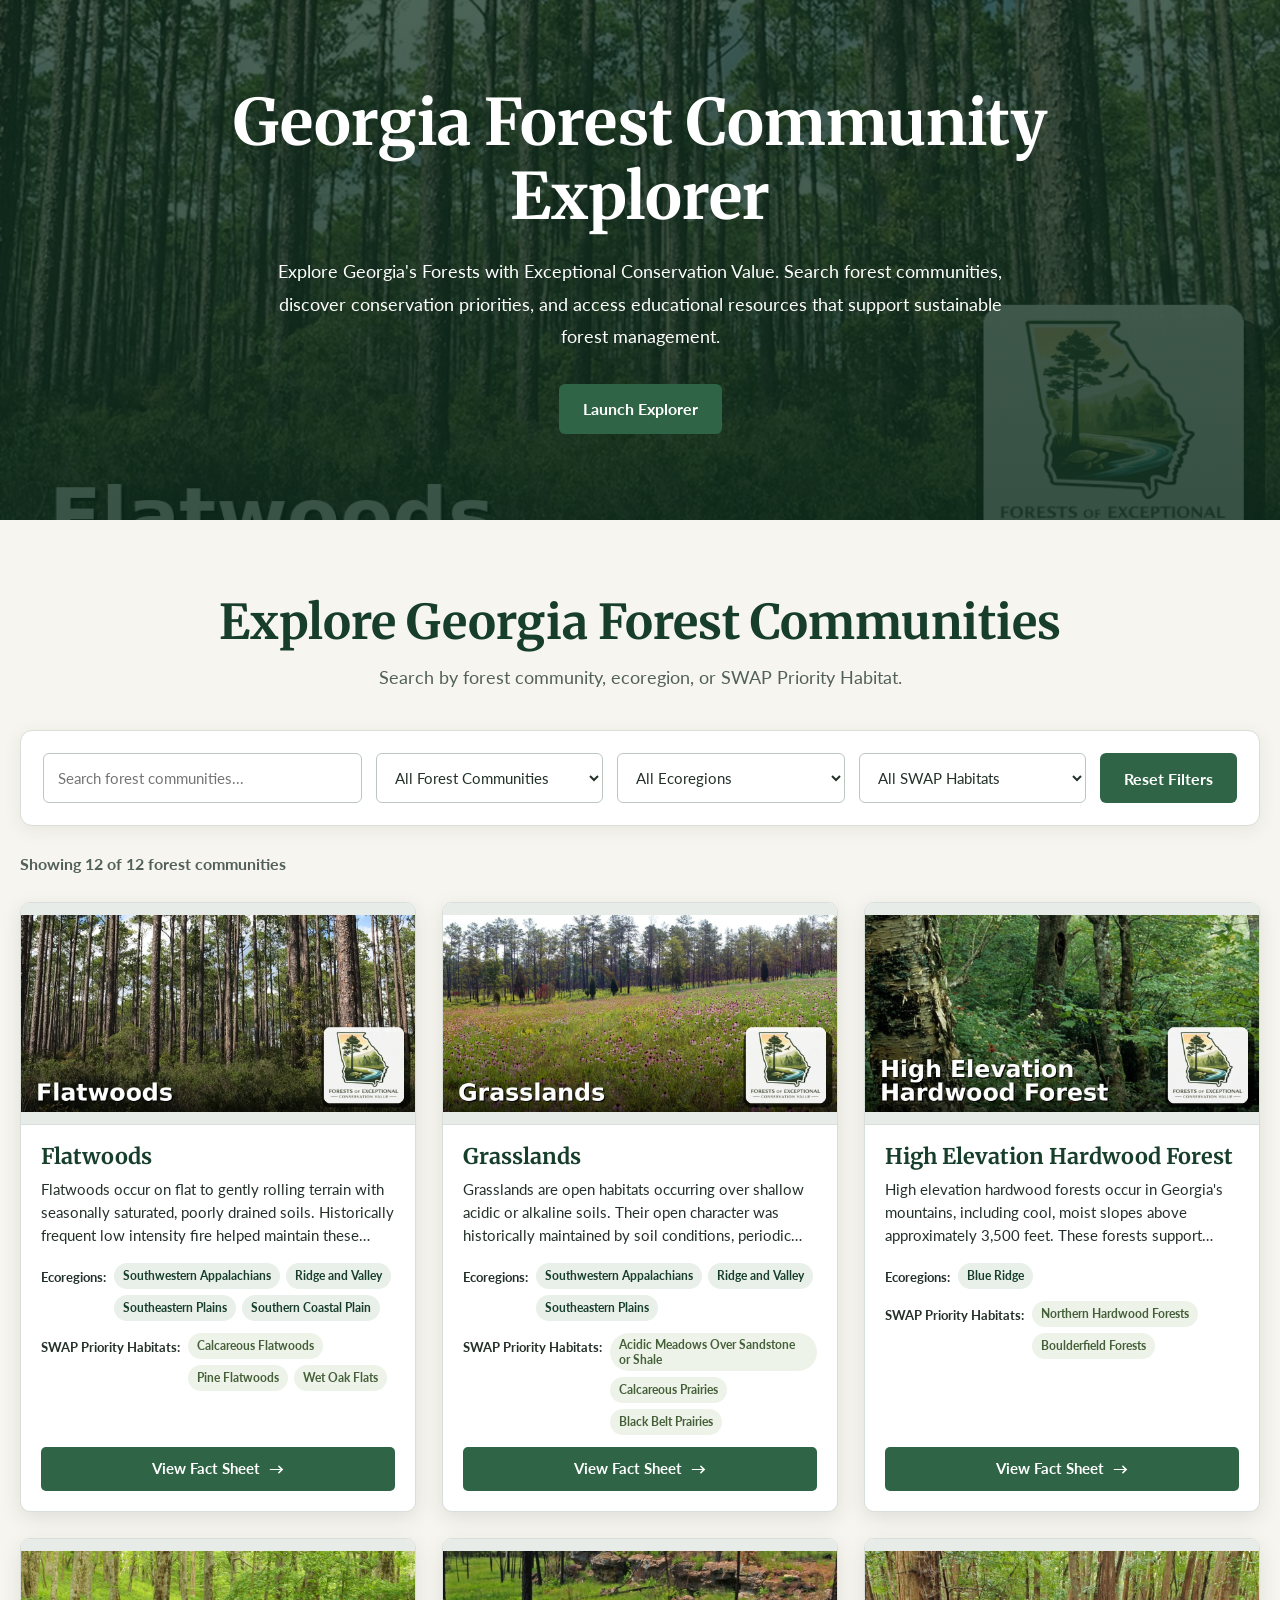
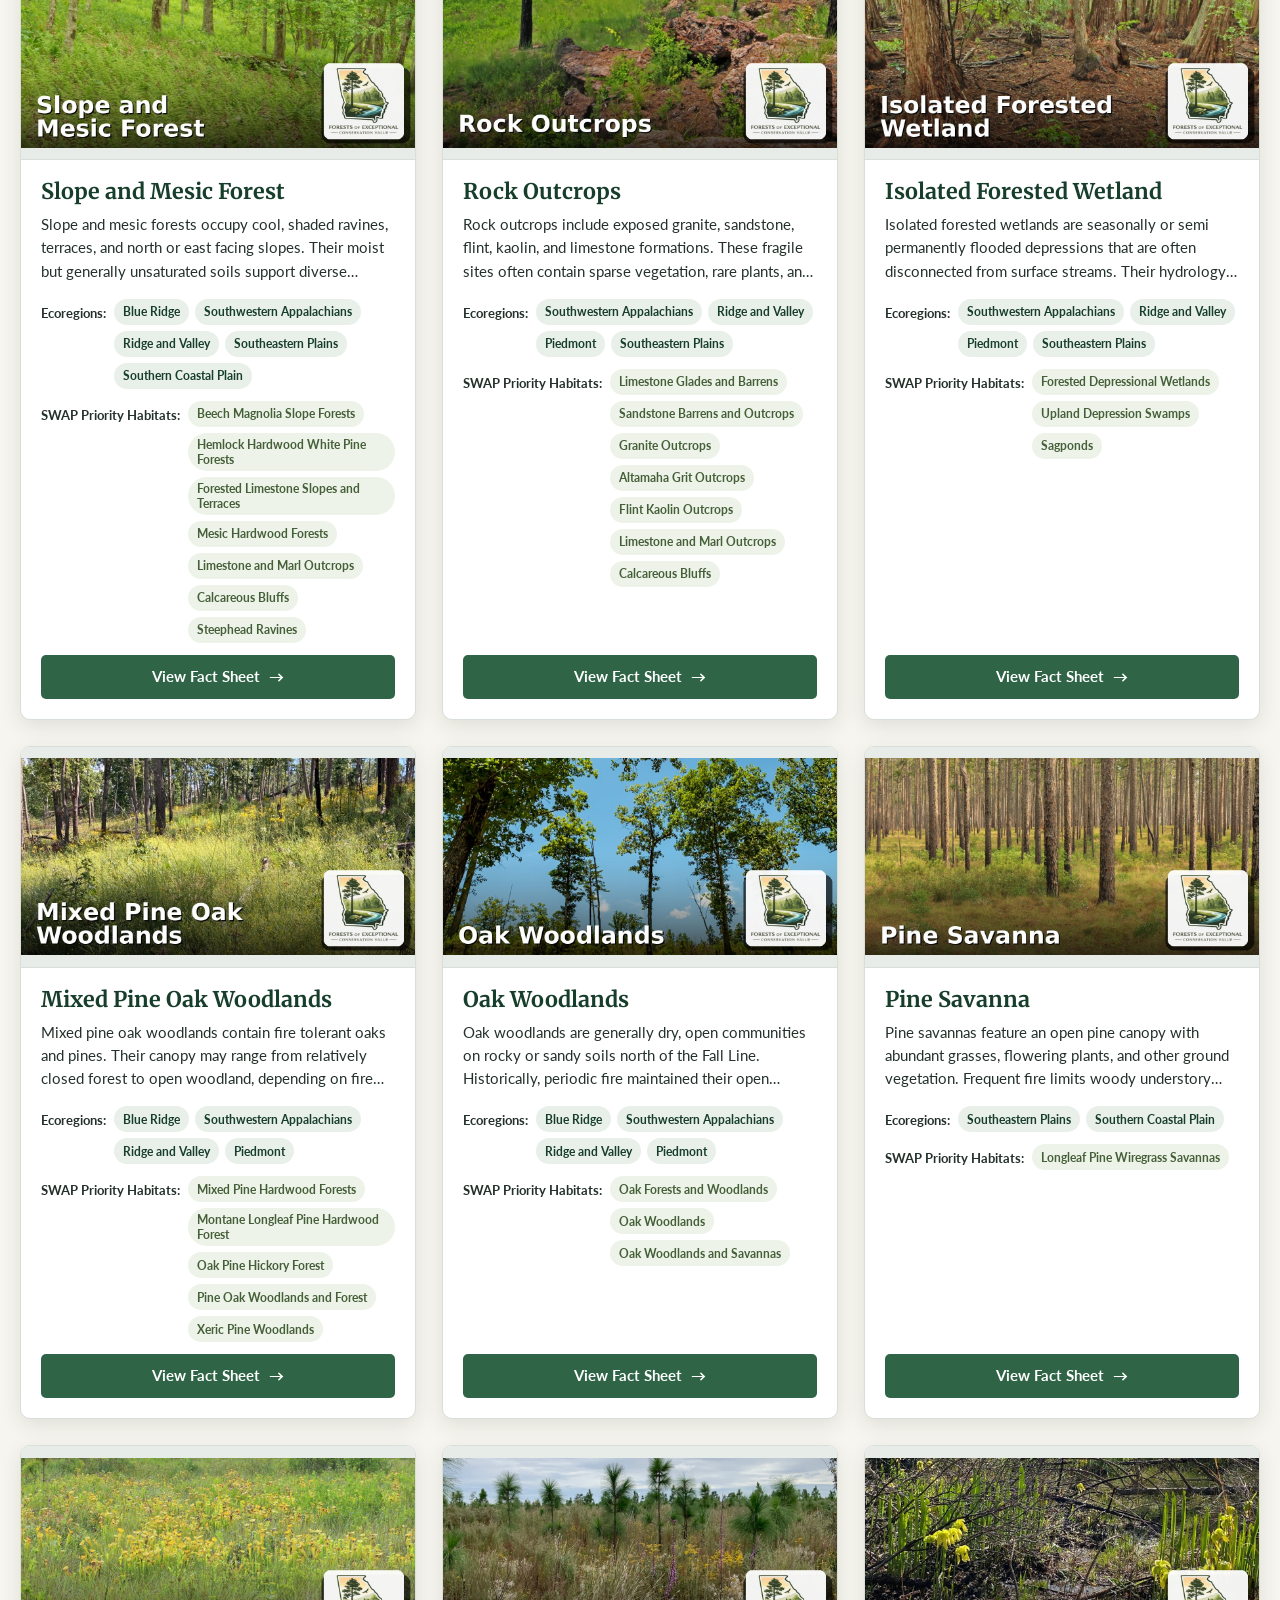
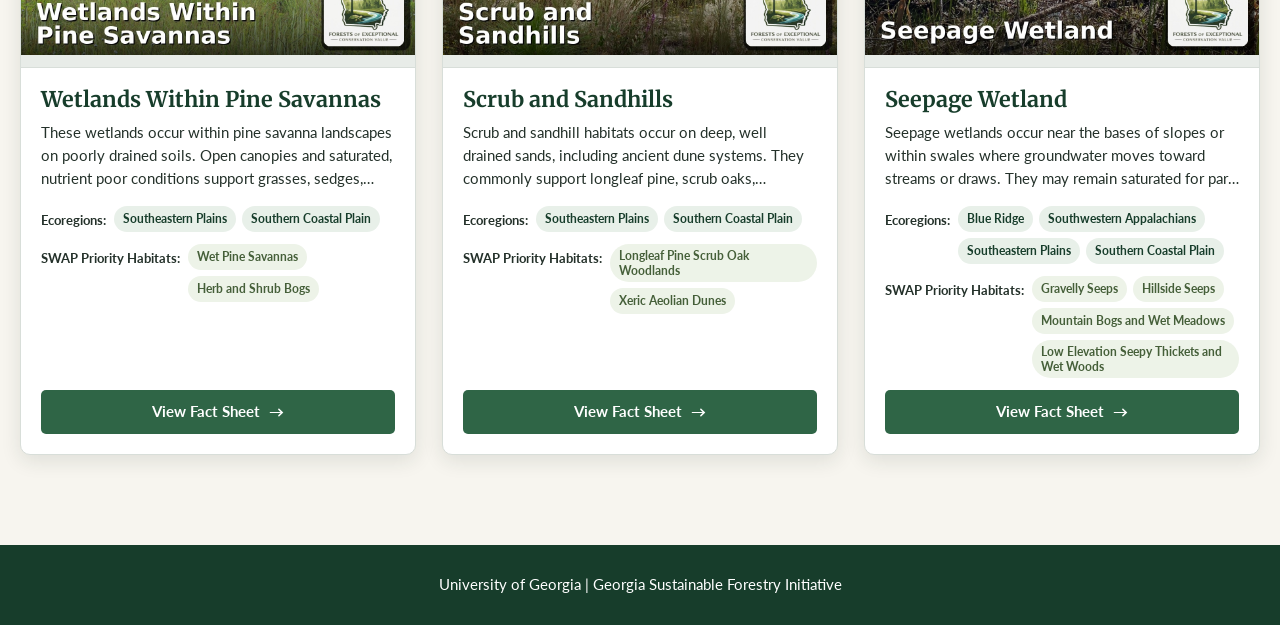
<file: index.html>
<!DOCTYPE html>
<html lang="en">

<head>

<meta charset="UTF-8">
<meta name="viewport" content="width=device-width, initial-scale=1.0">

<title>Georgia Forest Community Explorer</title>

<link rel="stylesheet" href="style.css">

<link href="https://fonts.googleapis.com/css2?family=Lato:wght@300;400;700&family=Merriweather:wght@700&display=swap" rel="stylesheet">

</head>


<body>


<header class="hero">

    <div class="hero-content">

        <h1>
            Georgia Forest Community Explorer
        </h1>


        <p>
            Explore Georgia's Forests with Exceptional Conservation Value.
            Search forest communities, discover conservation priorities,
            and access educational resources that support sustainable forest management.
        </p>


        <a href="#explorer" class="button">
            Launch Explorer
        </a>


    </div>

</header>



<section id="explorer">


    <h2>
        Explore Georgia Forest Communities
    </h2>


    <p class="intro">
        Search by forest community, ecoregion, or SWAP Priority Habitat.
    </p>



    <div class="search-panel">


        <input
            type="text"
            id="searchBox"
            placeholder="Search forest communities..."
        >



        <select id="communityFilter">

            <option value="all">
                All Forest Communities
            </option>

        </select>




        <select id="regionFilter">


            <option value="all">
                All Ecoregions
            </option>


            <option>
                Blue Ridge
            </option>


            <option>
                Ridge and Valley
            </option>


            <option>
                Southwestern Appalachians
            </option>


            <option>
                Piedmont
            </option>


            <option>
                Southeastern Plains
            </option>


            <option>
                Southern Coastal Plain
            </option>


        </select>




        <select id="habitatFilter">


            <option value="all">
                All SWAP Habitats
            </option>


        </select>




        <button
            id="resetButton"
            class="button"
        >

            Reset Filters

        </button>



    </div>





    <p id="resultCount" class="result-count"></p>




    <div id="results">

    </div>




</section>





<footer>

    University of Georgia |
    Georgia Sustainable Forestry Initiative

</footer>





<script src="script.js"></script>


</body>

</html>
</file>
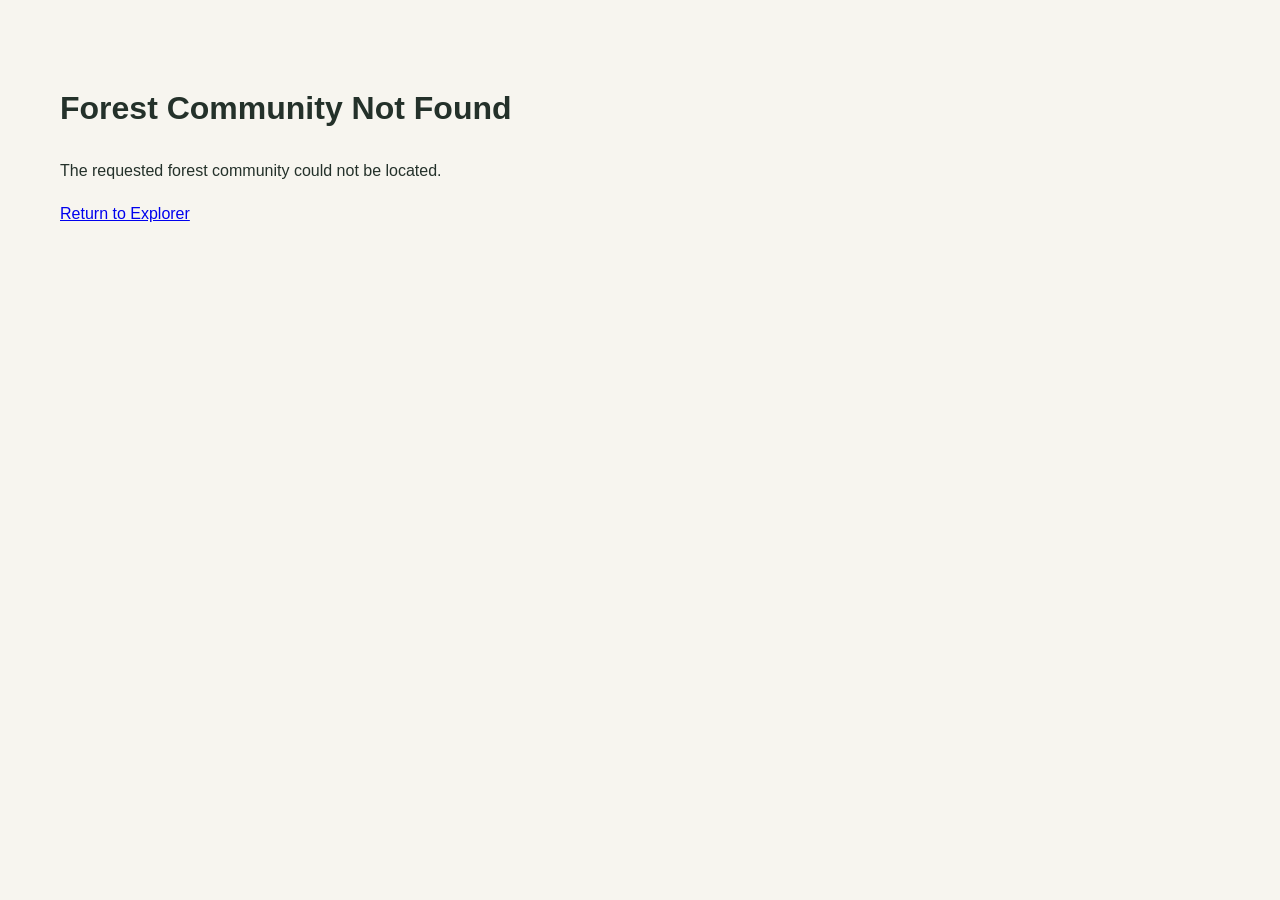
<file: community.html>
<!DOCTYPE html>
<html lang="en">

<head>

<meta charset="UTF-8">
<meta name="viewport" content="width=device-width, initial-scale=1.0">

<title>Forest Community</title>

<link rel="stylesheet" href="community.css">

<link href="https://fonts.googleapis.com/css2?family=Lato:wght@300;400;700&family=Merriweather:wght@700&display=swap" rel="stylesheet">

</head>

<body>

<header class="hero">

    <div class="hero-overlay">

        <a href="index.html" class="back-link">
            ← Back to Explorer
        </a>

        <h1 id="communityName">
            Loading...
        </h1>

        <p id="communitySubtitle"></p>

    </div>

</header>



<main class="container">

    <section class="section">

        <h2>Forest Community Overview</h2>

        <p id="communityDescription"></p>

    </section>



    <section class="section">

        <h2>Ecoregions</h2>

        <div id="ecoregions" class="tag-list"></div>

    </section>



    <section class="section">

        <h2>SWAP Priority Habitats</h2>

        <div id="habitats" class="tag-list"></div>

    </section>



    <section class="section">

        <h2>Priority Species</h2>

        <div id="species" class="tag-list"></div>

    </section>



    <section class="section">

        <h2>Forestry Considerations</h2>

        <ul id="managementList"></ul>

    </section>



    <section class="section">

        <h2>Threats</h2>

        <ul id="threatList"></ul>

    </section>



    <section class="section">

        <a
            id="factSheetButton"
            class="download-button"
            target="_blank"
        >
            Download FECV Fact Sheet (PDF)
        </a>

    </section>

</main>



<footer>

    University of Georgia |
    Georgia Sustainable Forestry Initiative

</footer>

<script src="community.js"></script>

</body>

</html>
</file>
<file: style.css>
:root {
    --forest-dark: #173d2b;
    --forest-medium: #2f6546;
    --forest-light: #e8f0e9;
    --habitat-light: #edf3e8;
    --habitat-text: #455f39;
    --cream: #f7f5ef;
    --white: #ffffff;
    --text-dark: #24312a;
    --text-medium: #526158;
    --border: #d8ded9;
    --shadow: 0 6px 20px rgba(25, 48, 35, 0.11);
    --shadow-hover: 0 12px 28px rgba(25, 48, 35, 0.17);
}

* {
    box-sizing: border-box;
}

html {
    scroll-behavior: smooth;
}

body {
    margin: 0;
    background-color: var(--cream);
    color: var(--text-dark);
    font-family: "Lato", Arial, sans-serif;
    line-height: 1.6;
}

.hero {
    min-height: 520px;
    display: flex;
    align-items: center;
    justify-content: center;
    padding: 80px 24px;
    position: relative;
    overflow: hidden;
    background:
        linear-gradient(
            rgba(14, 45, 30, 0.74),
            rgba(14, 45, 30, 0.82)
        ),
        url("assets/heroes/flatwoods.jpg")
        center center / cover no-repeat;
}

.hero-content {
    width: 100%;
    max-width: 900px;
    text-align: center;
    color: var(--white);
}

.hero h1 {
    margin: 0 0 22px;
    font-family: "Merriweather", Georgia, serif;
    font-size: clamp(2.4rem, 5vw, 4.5rem);
    line-height: 1.15;
}

.hero p {
    max-width: 760px;
    margin: 0 auto 32px;
    font-size: 1.15rem;
    line-height: 1.75;
}

.button {
    display: inline-flex;
    align-items: center;
    justify-content: center;
    min-height: 48px;
    padding: 12px 24px;
    border: 0;
    border-radius: 6px;
    background-color: var(--forest-medium);
    color: var(--white);
    font-family: inherit;
    font-size: 1rem;
    font-weight: 700;
    text-decoration: none;
    cursor: pointer;
    transition:
        background-color 0.2s ease,
        transform 0.2s ease,
        box-shadow 0.2s ease;
}

.button:hover,
.button:focus {
    background-color: var(--forest-dark);
    transform: translateY(-2px);
    box-shadow: 0 6px 16px rgba(20, 52, 36, 0.24);
}

#explorer {
    width: min(1240px, calc(100% - 40px));
    margin: 0 auto;
    padding: 72px 0 90px;
}

#explorer h2 {
    margin: 0 0 12px;
    text-align: center;
    color: var(--forest-dark);
    font-family: "Merriweather", Georgia, serif;
    font-size: clamp(2rem, 4vw, 3rem);
    line-height: 1.25;
}

.intro {
    max-width: 680px;
    margin: 0 auto 38px;
    text-align: center;
    color: var(--text-medium);
    font-size: 1.1rem;
}

.search-panel {
    display: grid;
    grid-template-columns:
        minmax(220px, 1.4fr)
        repeat(3, minmax(170px, 1fr))
        auto;
    gap: 14px;
    align-items: stretch;
    margin-bottom: 26px;
    padding: 22px;
    border: 1px solid var(--border);
    border-radius: 12px;
    background-color: var(--white);
    box-shadow: 0 4px 18px rgba(29, 54, 39, 0.08);
}

.search-panel input,
.search-panel select {
    width: 100%;
    min-height: 50px;
    padding: 11px 14px;
    border: 1px solid #bcc8bf;
    border-radius: 6px;
    background-color: var(--white);
    color: var(--text-dark);
    font-family: inherit;
    font-size: 0.96rem;
}

.search-panel input:focus,
.search-panel select:focus {
    outline: 3px solid rgba(47, 101, 70, 0.18);
    border-color: var(--forest-medium);
}

.search-panel #resetButton {
    white-space: nowrap;
}

.result-count {
    min-height: 26px;
    margin: 0 0 24px;
    color: var(--text-medium);
    font-size: 0.98rem;
    font-weight: 700;
}

#results {
    display: grid;
    grid-template-columns: repeat(3, minmax(0, 1fr));
    gap: 26px;
}

.card {
    display: flex;
    flex-direction: column;
    min-width: 0;
    overflow: hidden;
    border: 1px solid var(--border);
    border-radius: 10px;
    background-color: var(--white);
    box-shadow: var(--shadow);
    transition:
        transform 0.25s ease,
        box-shadow 0.25s ease;
}

.card:hover {
    transform: translateY(-5px);
    box-shadow: var(--shadow-hover);
}

/*
The entire source image is shown instead of being cropped.
This keeps the FECV logo visible in the lower-right corner.
*/

.card-image-wrapper {
    width: 100%;
    aspect-ratio: 16 / 9;
    overflow: hidden;
    background-color: #e8ece8;
    border-bottom: 1px solid var(--border);
}

.card-image {
    width: 100%;
    height: 100%;
    display: block;
    object-fit: contain;
    object-position: center;
}

/*
The title is now below the image.
There is no title overlay on the photograph.
*/

.card-content {
    display: flex;
    flex: 1;
    flex-direction: column;
    padding: 18px 20px 20px;
}

.card-title {
    position: static;
    margin: 0 0 8px;
    color: var(--forest-dark);
    font-family: "Merriweather", Georgia, serif;
    font-size: 1.35rem;
    line-height: 1.25;
    text-shadow: none;
}

.card-description {
    display: -webkit-box;
    margin: 0 0 16px;
    overflow: hidden;
    color: var(--text-dark);
    font-size: 0.96rem;
    line-height: 1.5;
    -webkit-box-orient: vertical;
    -webkit-line-clamp: 3;
}

.card-section {
    display: flex;
    align-items: flex-start;
    gap: 8px;
    margin-bottom: 12px;
}

.card-section-title {
    flex: 0 0 auto;
    margin: 4px 0 0;
    color: var(--text-dark);
    font-size: 0.82rem;
    font-weight: 700;
    letter-spacing: 0;
    text-transform: none;
}

.tag-list {
    display: flex;
    flex-wrap: wrap;
    gap: 6px;
}

.tag {
    display: inline-flex;
    align-items: center;
    min-height: 26px;
    padding: 4px 9px;
    border-radius: 999px;
    font-size: 0.75rem;
    font-weight: 700;
    line-height: 1.25;
}

.region-tag {
    background-color: var(--forest-light);
    color: var(--forest-dark);
}

.habitat-tag {
    background-color: var(--habitat-light);
    color: var(--habitat-text);
}

.card-button {
    display: flex;
    align-items: center;
    justify-content: center;
    gap: 9px;
    width: 100%;
    min-height: 44px;
    margin-top: auto;
    padding: 10px 16px;
    border-radius: 5px;
    background-color: var(--forest-medium);
    color: var(--white);
    font-size: 0.92rem;
    font-weight: 700;
    text-align: center;
    text-decoration: none;
    transition:
        background-color 0.2s ease,
        transform 0.2s ease;
}

.card-button:hover,
.card-button:focus {
    background-color: var(--forest-dark);
    transform: translateY(-1px);
}

.card-button-disabled {
    background-color: #748078;
    cursor: default;
}

.no-results {
    grid-column: 1 / -1;
    margin: 10px 0;
    padding: 36px 24px;
    border: 1px solid var(--border);
    border-radius: 10px;
    background-color: var(--white);
    color: var(--text-medium);
    text-align: center;
    font-size: 1.05rem;
}

footer {
    padding: 28px 20px;
    background-color: var(--forest-dark);
    color: var(--white);
    text-align: center;
    font-size: 0.92rem;
}

@media (max-width: 1100px) {
    .search-panel {
        grid-template-columns: repeat(2, minmax(0, 1fr));
    }

    .search-panel #resetButton {
        width: 100%;
    }

    #results {
        grid-template-columns: repeat(2, minmax(0, 1fr));
    }
}

@media (max-width: 700px) {
    .hero {
        min-height: 470px;
        padding: 64px 20px;
    }

    .hero p {
        font-size: 1.02rem;
    }

    #explorer {
        width: min(100% - 28px, 1240px);
        padding: 54px 0 70px;
    }

    .search-panel {
        grid-template-columns: 1fr;
        padding: 18px;
    }

    #results {
        grid-template-columns: 1fr;
        gap: 22px;
    }

    .card-section {
        display: block;
    }

    .card-section-title {
        display: block;
        margin: 0 0 7px;
    }
}

@media (prefers-reduced-motion: reduce) {
    html {
        scroll-behavior: auto;
    }

    *,
    *::before,
    *::after {
        transition: none !important;
    }
}
</file>
<file: community.css>
:root {
    --forest-dark: #173d2b;
    --forest-medium: #2f6546;
    --forest-light: #e7f1ea;
    --cream: #f7f5ef;
    --white: #ffffff;
    --text-dark: #24312a;
    --text-medium: #5b675f;
    --border: #d8ded9;
    --shadow: 0 8px 24px rgba(22, 44, 31, 0.15);
}

* {
    box-sizing: border-box;
}

html {
    scroll-behavior: smooth;
}

body {
    margin: 0;
    background: var(--cream);
    color: var(--text-dark);
    font-family: "Lato", Arial, sans-serif;
    line-height: 1.7;
}

.hero {
    position: relative;
    min-height: 520px;
    display: flex;
    align-items: flex-end;
    background-position: center;
    background-size: cover;
    background-repeat: no-repeat;
}

.hero::before {
    content: "";
    position: absolute;
    inset: 0;
    background: linear-gradient(
        rgba(10,30,18,.20),
        rgba(10,30,18,.75)
    );
}

.hero-overlay {
    position: relative;
    z-index: 1;
    width: 100%;
    max-width: 1200px;
    margin: 0 auto;
    padding: 70px 30px;
    color: white;
}

.back-link {
    display: inline-block;
    margin-bottom: 25px;
    color: white;
    text-decoration: none;
    font-weight: 700;
}

.back-link:hover {
    text-decoration: underline;
}

.hero h1 {
    margin: 0;
    font-family: "Merriweather", serif;
    font-size: clamp(2.6rem,5vw,4.4rem);
    line-height: 1.15;
}

.hero p {
    max-width: 700px;
    margin-top: 18px;
    font-size: 1.2rem;
}

.container {
    max-width: 1100px;
    margin: 50px auto;
    padding: 0 24px;
}

.section {
    margin-bottom: 40px;
    padding: 28px;
    border-radius: 12px;
    background: white;
    box-shadow: var(--shadow);
}

.section h2 {
    margin-top: 0;
    margin-bottom: 18px;
    color: var(--forest-dark);
    font-family: "Merriweather", serif;
}

.tag-list {
    display: flex;
    flex-wrap: wrap;
    gap: 10px;
}

.tag {
    padding: 8px 14px;
    border-radius: 999px;
    background: var(--forest-light);
    color: var(--forest-dark);
    font-size: .9rem;
    font-weight: 700;
}

ul {
    margin: 0;
    padding-left: 22px;
}

li {
    margin-bottom: 10px;
}

.download-button {
    display: inline-block;
    padding: 14px 24px;
    border-radius: 6px;
    background: var(--forest-medium);
    color: white;
    font-weight: 700;
    text-decoration: none;
    transition: .2s;
}

.download-button:hover {
    background: var(--forest-dark);
}

footer {
    margin-top: 60px;
    padding: 28px;
    background: var(--forest-dark);
    color: white;
    text-align: center;
}

@media (max-width:900px){

    .hero{
        min-height:420px;
    }

    .hero-overlay{
        padding:50px 22px;
    }

    .container{
        margin:35px auto;
    }

    .section{
        padding:22px;
    }

}

@media (max-width:600px){

    .hero{
        min-height:360px;
    }

    .hero h1{
        font-size:2.3rem;
    }

    .hero p{
        font-size:1rem;
    }

    .section{
        padding:18px;
    }

}
</file>
